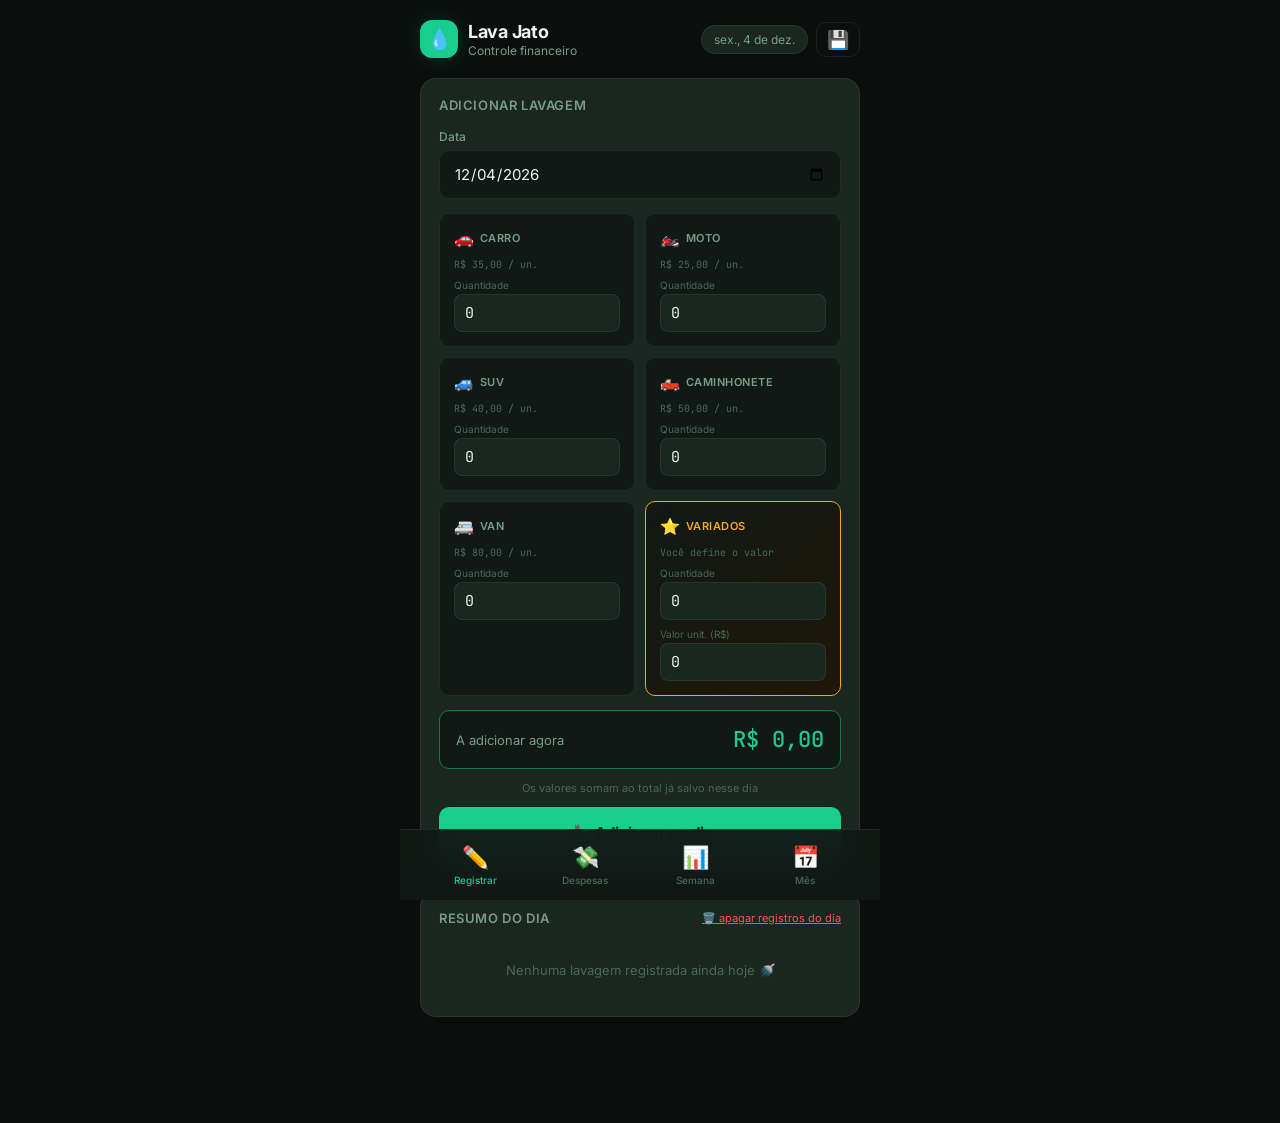
<file: lava_jato_pwa/index.html>
<!DOCTYPE html>
<html lang="pt-BR">
<head>
<meta charset="UTF-8">
<meta name="viewport" content="width=device-width,initial-scale=1,maximum-scale=1,user-scalable=no,viewport-fit=cover">
<meta name="theme-color" content="#0A0F0D">
<meta name="mobile-web-app-capable" content="yes">
<meta name="apple-mobile-web-app-capable" content="yes">
<meta name="apple-mobile-web-app-status-bar-style" content="black-translucent">
<title>Lava Jato</title>
<link rel="manifest" href="manifest.json">
<link rel="preconnect" href="https://fonts.googleapis.com">
<link href="https://fonts.googleapis.com/css2?family=Inter:wght@400;500;600;700&family=JetBrains+Mono:wght@500&display=swap" rel="stylesheet">
<style>
:root {
  --bg: #0A0F0D; --bg2: #111916; --bg3: #182219;
  --surface: #1A2620; --surface2: #223028;
  --border: rgba(255,255,255,0.07);
  --green: #1BCC8F; --green-dim: #0E7A55; --green-glow: rgba(27,204,143,0.15);
  --amber: #F5A623; --red: #FF5252;
  --text: #EDF5F0; --text2: #7A9B8A; --text3: #4A6858;
  --radius: 16px; --radius-sm: 10px;
  --font: 'Inter', sans-serif; --mono: 'JetBrains Mono', monospace;
  --safe-top: env(safe-area-inset-top, 0px); --safe-bottom: env(safe-area-inset-bottom, 0px);
}
* { box-sizing: border-box; margin: 0; padding: 0; -webkit-tap-highlight-color: transparent; }
body { font-family: var(--font); background: var(--bg); color: var(--text); min-height: 100dvh; overscroll-behavior: none; -webkit-font-smoothing: antialiased; }
.shell { max-width: 480px; margin: 0 auto; min-height: 100dvh; display: flex; flex-direction: column; padding-top: var(--safe-top); padding-bottom: calc(72px + var(--safe-bottom)); }

/* HEADER */
.topbar { padding: 20px 20px 0; display: flex; align-items: center; justify-content: space-between; }
.logo { display: flex; align-items: center; gap: 10px; }
.logo-icon { width: 38px; height: 38px; background: var(--green); border-radius: 12px; display: flex; align-items: center; justify-content: center; font-size: 20px; box-shadow: 0 0 20px var(--green-glow); }
.logo-text h1 { font-size: 18px; font-weight: 700; letter-spacing: -0.3px; }
.logo-text p { font-size: 12px; color: var(--text2); margin-top: 1px; }
.date-badge { font-size: 12px; color: var(--text2); background: var(--surface); padding: 6px 12px; border-radius: 20px; border: 1px solid var(--border); }

.content { flex: 1; padding: 20px; overflow-y: auto; }

/* BOTTOM NAV */
.bottom-nav { position: fixed; bottom: 0; left: 50%; transform: translateX(-50%); width: 100%; max-width: 480px; background: rgba(17,25,22,0.95); backdrop-filter: blur(20px); -webkit-backdrop-filter: blur(20px); border-top: 1px solid var(--border); padding: 10px 20px calc(10px + var(--safe-bottom)); display: flex; justify-content: space-around; z-index: 100; }
.nav-btn { flex: 1; display: flex; flex-direction: column; align-items: center; gap: 4px; background: none; border: none; cursor: pointer; color: var(--text3); font-family: var(--font); font-size: 10px; font-weight: 500; padding: 4px 0; transition: color .2s; }
.nav-btn.active { color: var(--green); }
.nav-btn .nav-icon { font-size: 22px; }

/* CARDS */
.card { background: var(--surface); border: 1px solid var(--border); border-radius: var(--radius); padding: 18px; margin-bottom: 14px; }
.card-title { font-size: 13px; font-weight: 600; color: var(--text2); text-transform: uppercase; letter-spacing: 0.6px; margin-bottom: 16px; display: flex; align-items: center; justify-content: space-between; }

/* HERO */
.hero-metric { background: linear-gradient(135deg, var(--bg3) 0%, #0D2218 100%); border: 1px solid var(--green-dim); border-radius: var(--radius); padding: 24px 20px; margin-bottom: 14px; position: relative; overflow: hidden; }
.hero-metric::before { content: ''; position: absolute; top: -40px; right: -40px; width: 120px; height: 120px; background: var(--green-glow); border-radius: 50%; filter: blur(30px); }
.hero-label { font-size: 12px; color: var(--text2); margin-bottom: 8px; }
.hero-value { font-family: var(--mono); font-size: 36px; font-weight: 500; color: var(--green); letter-spacing: -1px; }
.hero-sub { font-size: 12px; color: var(--text2); margin-top: 6px; }

/* METRIC GRID */
.metric-grid { display: grid; grid-template-columns: 1fr 1fr; gap: 10px; margin-bottom: 14px; }
.metric { background: var(--surface); border: 1px solid var(--border); border-radius: var(--radius-sm); padding: 14px; }
.metric-label { font-size: 11px; color: var(--text2); margin-bottom: 6px; }
.metric-value { font-family: var(--mono); font-size: 20px; font-weight: 500; color: var(--text); }
.metric-value.amber { color: var(--amber); }

/* FORM */
.field { margin-bottom: 14px; }
.field label { display: block; font-size: 12px; color: var(--text2); margin-bottom: 6px; font-weight: 500; }
.field input { width: 100%; padding: 13px 14px; font-size: 15px; font-family: var(--font); background: var(--bg2); border: 1px solid var(--border); border-radius: var(--radius-sm); color: var(--text); outline: none; transition: border-color .15s; }
.field input:focus { border-color: var(--green); }

/* VEHICLE CARDS */
.vehicle-grid { display: grid; grid-template-columns: repeat(auto-fit,minmax(150px,1fr)); gap: 10px; margin-bottom: 14px; }
.v-card { background: var(--bg2); border: 1px solid var(--border); border-radius: var(--radius-sm); padding: 14px; transition: border-color .15s; }
.v-card:focus-within { border-color: var(--green-dim); }
.v-card.variados { border-color: var(--amber); background: linear-gradient(135deg, var(--bg2), #1E1709); }
.v-card .v-type { font-size: 11px; font-weight: 600; color: var(--text2); text-transform: uppercase; letter-spacing: 0.5px; margin-bottom: 10px; display: flex; align-items: center; gap: 5px; }
.v-card.variados .v-type { color: var(--amber); }
.v-card .v-emoji { font-size: 16px; }
.v-card .v-price { font-size: 10px; color: var(--text3); font-family: var(--mono); margin-bottom: 8px; }
.v-input-row { margin-bottom: 8px; }
.v-input-row:last-child { margin-bottom: 0; }
.v-input-row label { font-size: 10px; color: var(--text3); display: block; margin-bottom: 3px; }
.v-input-row input { width: 100%; padding: 8px 10px; font-size: 15px; font-family: var(--mono); background: var(--surface); border: 1px solid var(--border); border-radius: 8px; color: var(--text); outline: none; }
.v-input-row input:focus { border-color: var(--green); }
.v-card.variados .v-input-row input:focus { border-color: var(--amber); }

/* TOTAL PREVIEW */
.total-preview { background: var(--bg2); border: 1px solid var(--green-dim); border-radius: var(--radius-sm); padding: 14px 16px; display: flex; justify-content: space-between; align-items: center; margin-bottom: 12px; }
.total-preview .label { font-size: 13px; color: var(--text2); }
.total-preview .value { font-family: var(--mono); font-size: 22px; color: var(--green); font-weight: 500; }
.preview-hint { font-size: 11px; color: var(--text3); text-align: center; margin-bottom: 12px; }

/* BUTTON */
.btn-primary { width: 100%; padding: 16px; background: var(--green); color: #021A0E; border: none; border-radius: var(--radius-sm); font-size: 15px; font-weight: 700; font-family: var(--font); cursor: pointer; transition: opacity .15s, transform .1s; display: flex; align-items: center; justify-content: center; gap: 8px; }
.btn-primary:active { opacity: 0.85; transform: scale(0.99); }
.btn-ghost { background: none; border: 1px solid var(--border); border-radius: 8px; padding: 5px 10px; font-size: 12px; color: var(--text2); cursor: pointer; font-family: var(--font); transition: border-color .15s; }
.btn-ghost:hover { border-color: var(--red); color: var(--red); }
.btn-link { background: none; border: none; color: var(--red); font-size: 11px; cursor: pointer; text-decoration: underline; font-family: var(--font); display: flex; align-items: center; gap: 4px; }

/* TODAY SUMMARY */
.today-list { display: flex; flex-direction: column; gap: 6px; }
.today-row { display: flex; align-items: center; justify-content: space-between; background: var(--bg2); border-radius: 8px; padding: 10px 12px; }
.today-row .name { font-size: 13px; display: flex; align-items: center; gap: 6px; }
.today-row .qty { font-family: var(--mono); font-size: 13px; color: var(--green); font-weight: 600; }
.today-empty { text-align: center; padding: 20px; color: var(--text3); font-size: 13px; }

/* CHART (horizontal - usado em listas) */
.chart { margin-top: 4px; }
.bar-row { display: flex; align-items: center; gap: 10px; margin-bottom: 8px; }
.bar-label { font-size: 11px; color: var(--text2); width: 56px; text-align: right; flex-shrink: 0; }
.bar-track { flex: 1; height: 28px; background: var(--bg2); border-radius: 6px; overflow: hidden; position: relative; }
.bar-fill { height: 100%; border-radius: 6px; background: linear-gradient(90deg, var(--green-dim), var(--green)); transition: width .5s cubic-bezier(.4,0,.2,1); }
.bar-fill.dim { background: linear-gradient(90deg, #1A3D2A, var(--green-dim)); }
.bar-val { font-family: var(--mono); font-size: 11px; color: var(--text2); width: 72px; flex-shrink: 0; }

/* WEEK CHART (barras verticais) */
.wchart { display: flex; align-items: flex-end; gap: 6px; height: 140px; padding-top: 16px; }
.wcol { flex: 1; display: flex; flex-direction: column; align-items: center; height: 100%; justify-content: flex-end; }
.wbar-wrap { flex: 1; width: 100%; display: flex; align-items: flex-end; justify-content: center; }
.wbar { width: 65%; max-width: 30px; background: linear-gradient(180deg, var(--green), var(--green-dim)); border-radius: 5px 5px 2px 2px; transition: height .45s cubic-bezier(.4,0,.2,1); min-height: 3px; }
.wbar.empty { background: var(--bg2); border: 1px dashed var(--border); }
.wval { font-family: var(--mono); font-size: 10px; color: var(--text2); margin-top: 5px; white-space: nowrap; }
.wday { font-size: 11px; font-weight: 700; color: var(--text2); margin-top: 2px; }
.wcol.td .wday { color: var(--green); }
.wcol.td .wbar { background: linear-gradient(180deg, #5EEFC0, var(--green)); }

/* MONTH BREAKDOWN (barras horizontais por tipo) */
.mrow { display: flex; align-items: center; gap: 10px; margin-bottom: 12px; }
.mrow .m-emoji { font-size: 18px; flex-shrink: 0; }
.minfo { flex: 1; min-width: 0; }
.mlabel-row { display: flex; justify-content: space-between; font-size: 12px; margin-bottom: 5px; gap: 8px; }
.mlabel-row .mn { font-weight: 600; color: var(--text); }
.mlabel-row .mc { font-family: var(--mono); color: var(--text2); white-space: nowrap; }
.mtrack { height: 8px; border-radius: 4px; background: var(--bg2); overflow: hidden; }
.mfill { height: 100%; background: linear-gradient(90deg, var(--green-dim), var(--green)); border-radius: 4px; transition: width .45s cubic-bezier(.4,0,.2,1); }

/* RECORDS */
.records { margin-top: 4px; }
.record-item { background: var(--bg2); border-radius: var(--radius-sm); padding: 12px 14px; margin-bottom: 8px; display: flex; align-items: center; gap: 12px; }
.record-date { font-size: 12px; color: var(--text2); flex-shrink: 0; width: 44px; text-align: center; }
.record-date .day { font-size: 18px; font-weight: 700; color: var(--text); line-height: 1; }
.record-date .wday { font-size: 10px; text-transform: uppercase; letter-spacing: 0.5px; margin-top: 2px; }
.record-info { flex: 1; }
.record-total { font-family: var(--mono); font-size: 16px; color: var(--green); font-weight: 500; }
.record-detail { font-size: 11px; color: var(--text2); margin-top: 3px; }
.record-del { flex-shrink: 0; }

.empty { text-align: center; padding: 40px 20px; color: var(--text3); font-size: 14px; }
.empty-icon { font-size: 36px; margin-bottom: 10px; }

.toast { position: fixed; bottom: 90px; left: 50%; transform: translateX(-50%); background: var(--surface2); border: 1px solid var(--green-dim); color: var(--green); padding: 12px 20px; border-radius: 30px; font-size: 13px; font-weight: 500; opacity: 0; transition: opacity .25s, bottom .25s; pointer-events: none; white-space: nowrap; z-index: 200; max-width: calc(100vw - 40px); }
.toast.show { opacity: 1; bottom: 95px; }

.tab-pane { display: none; }
.tab-pane.active { display: block; }

.tipo-grid { display: grid; grid-template-columns: 1fr 1fr; gap: 8px; }
.tipo-item { background: var(--bg2); border-radius: var(--radius-sm); padding: 12px; }
.tipo-name { font-size: 11px; color: var(--text2); margin-bottom: 4px; }
.tipo-qtd { font-family: var(--mono); font-size: 20px; color: var(--text); font-weight: 500; }
.tipo-rec { font-size: 11px; color: var(--green); margin-top: 2px; }

/* DESPESAS — categorias livres */
.cat-add-row { display: flex; gap: 8px; margin-bottom: 14px; }
.cat-add-row input { flex: 1; padding: 13px 14px; font-size: 15px; font-family: var(--font); background: var(--bg2); border: 1px solid var(--border); border-radius: var(--radius-sm); color: var(--text); outline: none; }
.cat-add-row input:focus { border-color: var(--red); }
.cat-add-row button { padding: 0 18px; background: var(--surface2); border: 1px solid var(--red); color: var(--red); border-radius: var(--radius-sm); font-size: 14px; font-weight: 600; cursor: pointer; font-family: var(--font); white-space: nowrap; }
.cat-list { display: flex; flex-wrap: wrap; gap: 8px; }
.cat-chip { display: flex; align-items: center; gap: 6px; background: var(--bg2); border: 1px solid var(--border); border-radius: 20px; padding: 8px 8px 8px 14px; font-size: 13px; color: var(--text); }
.cat-chip button { background: none; border: none; color: var(--text3); font-size: 13px; cursor: pointer; padding: 2px 6px; line-height: 1; }
.cat-chip button:hover { color: var(--red); }
.cat-empty { font-size: 12px; color: var(--text3); padding: 6px 0; }

/* DESPESAS — toggle fixa/variável */
.toggle-row { display: flex; gap: 8px; }
.toggle-btn { flex: 1; padding: 13px; text-align: center; background: var(--bg2); border: 1px solid var(--border); border-radius: var(--radius-sm); color: var(--text2); font-size: 14px; font-weight: 600; cursor: pointer; font-family: var(--font); transition: all .15s; }
.toggle-btn.sel { border-color: var(--red); color: var(--red); background: var(--surface2); }
.toggle-hint { font-size: 11px; color: var(--text3); margin-top: 8px; line-height: 1.4; }

/* DESPESAS — select de categoria */
.field select { width: 100%; padding: 13px 14px; font-size: 15px; font-family: var(--font); background: var(--bg2); border: 1px solid var(--border); border-radius: var(--radius-sm); color: var(--text); outline: none; appearance: none; }
.field select:focus { border-color: var(--red); }

/* DESPESAS — variações de cor vermelha reaproveitando classes existentes */
.total-preview.exp { border-color: var(--red); }
.total-preview.exp .value { color: var(--red); }
.btn-primary.exp { background: var(--red); color: #2A0707; }
.today-row .qty.exp { color: var(--red); }
.bar-fill.exp { background: linear-gradient(90deg, #7A2424, var(--red)); }
.wbar.exp { background: linear-gradient(180deg, var(--red), #B82E2E); }
.mfill.exp { background: linear-gradient(90deg, #7A2424, var(--red)); }
.fixa-tag { font-size: 9px; font-weight: 700; text-transform: uppercase; letter-spacing: 0.4px; background: rgba(245,166,35,0.15); color: var(--amber); padding: 2px 6px; border-radius: 6px; margin-left: 6px; }

/* HERO LUCRO */
.hero-metric.profit-pos { border-color: var(--green-dim); background: linear-gradient(135deg, var(--bg3) 0%, #0D2218 100%); }
.hero-metric.profit-neg { border-color: #7A2424; background: linear-gradient(135deg, #1A0E0E 0%, #2A0707 100%); }
.hero-metric.profit-neg::before { background: rgba(255,82,82,0.15); }
.hero-value.profit-pos { color: var(--green); }
.hero-value.profit-neg { color: var(--red); }
.profit-breakdown { display: flex; gap: 14px; margin-top: 10px; font-size: 12px; color: var(--text2); }
.profit-breakdown span.v { font-family: var(--mono); font-weight: 600; }

::-webkit-scrollbar { width: 3px; }
::-webkit-scrollbar-track { background: transparent; }
::-webkit-scrollbar-thumb { background: var(--border); border-radius: 3px; }

/* BACKUP */
.backup-card { background: var(--surface); border: 1px solid var(--border); border-radius: var(--radius); padding: 18px; margin-bottom: 14px; }
.backup-card .card-title { font-size: 13px; font-weight: 600; color: var(--text2); text-transform: uppercase; letter-spacing: 0.6px; margin-bottom: 12px; }
.backup-hint { font-size: 13px; color: var(--text2); line-height: 1.5; margin-bottom: 16px; background: var(--bg2); border-radius: var(--radius-sm); padding: 12px 14px; border-left: 3px solid var(--green-dim); }
.backup-hint strong { color: var(--text); }
.backup-row { display: flex; flex-direction: column; gap: 10px; }
.btn-backup { width: 100%; padding: 15px; border: none; border-radius: var(--radius-sm); font-size: 14px; font-weight: 700; font-family: var(--font); cursor: pointer; display: flex; align-items: center; justify-content: center; gap: 8px; transition: opacity .15s, transform .1s; }
.btn-backup:active { opacity: 0.85; transform: scale(0.99); }
.btn-backup.save { background: var(--green); color: #021A0E; }
.btn-backup.restore { background: var(--surface2); color: var(--text); border: 1px solid var(--border); }
.btn-backup.restore:hover { border-color: var(--green-dim); }
#file-restore { display: none; }
</style>
</head>
<body>
<div class="shell">
  <div class="topbar">
    <div class="logo">
      <div class="logo-icon">💧</div>
      <div class="logo-text"><h1>Lava Jato</h1><p>Controle financeiro</p></div>
    </div>
    <div style="display:flex;align-items:center;gap:8px">
      <div class="date-badge" id="date-badge"></div>
      <button class="btn-ghost" onclick="showTab('backup',null)" title="Backup" style="font-size:18px;padding:6px 10px;border-radius:10px">💾</button>
    </div>
  </div>

  <div class="content">
    <!-- REGISTRAR -->
    <div class="tab-pane active" id="tab-registrar">
      <div class="card">
        <div class="card-title">Adicionar lavagem</div>
        <div class="field">
          <label>Data</label>
          <input type="date" id="inp-date" onchange="renderResumoDia()">
        </div>
        <div class="vehicle-grid">
          <div class="v-card">
            <div class="v-type"><span class="v-emoji">🚗</span> Carro</div>
            <div class="v-price">R$ 35,00 / un.</div>
            <div class="v-input-row"><label>Quantidade</label><input type="number" id="v-carro-qtd" min="0" value="0" inputmode="numeric"></div>
          </div>
          <div class="v-card">
            <div class="v-type"><span class="v-emoji">🏍️</span> Moto</div>
            <div class="v-price">R$ 25,00 / un.</div>
            <div class="v-input-row"><label>Quantidade</label><input type="number" id="v-moto-qtd" min="0" value="0" inputmode="numeric"></div>
          </div>
          <div class="v-card">
            <div class="v-type"><span class="v-emoji">🚙</span> SUV</div>
            <div class="v-price">R$ 40,00 / un.</div>
            <div class="v-input-row"><label>Quantidade</label><input type="number" id="v-suv-qtd" min="0" value="0" inputmode="numeric"></div>
          </div>
          <div class="v-card">
            <div class="v-type"><span class="v-emoji">🛻</span> Caminhonete</div>
            <div class="v-price">R$ 50,00 / un.</div>
            <div class="v-input-row"><label>Quantidade</label><input type="number" id="v-cami-qtd" min="0" value="0" inputmode="numeric"></div>
          </div>
          <div class="v-card">
            <div class="v-type"><span class="v-emoji">🚐</span> Van</div>
            <div class="v-price">R$ 80,00 / un.</div>
            <div class="v-input-row"><label>Quantidade</label><input type="number" id="v-van-qtd" min="0" value="0" inputmode="numeric"></div>
          </div>
          <div class="v-card variados">
            <div class="v-type"><span class="v-emoji">⭐</span> Variados</div>
            <div class="v-price">Você define o valor</div>
            <div class="v-input-row"><label>Quantidade</label><input type="number" id="v-outro-qtd" min="0" value="0" inputmode="numeric"></div>
            <div class="v-input-row"><label>Valor unit. (R$)</label><input type="number" id="v-outro-preco" min="0" value="0" inputmode="decimal"></div>
          </div>
        </div>
        <div class="total-preview">
          <span class="label">A adicionar agora</span>
          <span class="value" id="preview-total">R$ 0,00</span>
        </div>
        <div class="preview-hint">Os valores somam ao total já salvo nesse dia</div>
        <button class="btn-primary" onclick="salvarDia()"><span>➕</span> Adicionar ao dia</button>
      </div>

      <div class="card">
        <div class="card-title">
          <span>Resumo do dia</span>
          <button class="btn-link" onclick="limparDia()">🗑️ apagar registros do dia</button>
        </div>
        <div id="resumo-dia"></div>
      </div>
    </div>

    <!-- DESPESAS -->
    <div class="tab-pane" id="tab-despesas">
      <div class="card">
        <div class="card-title">Categorias de despesa</div>
        <div class="cat-add-row">
          <input type="text" id="inp-nova-cat" placeholder="Ex: Água, Luz, Produtos..." maxlength="30">
          <button onclick="adicionarCategoria()">+ Adicionar</button>
        </div>
        <div class="cat-list" id="cat-list"></div>
      </div>

      <div class="card">
        <div class="card-title">Lançar despesa</div>
        <div class="field">
          <label>Data</label>
          <input type="date" id="inp-date-desp" onchange="renderResumoDespesaDia()">
        </div>
        <div class="field">
          <label>Categoria</label>
          <select id="sel-categoria-desp"></select>
        </div>
        <div class="field">
          <label>Valor (R$)</label>
          <input type="number" id="inp-valor-desp" min="0" value="0" inputmode="decimal">
        </div>
        <div class="field">
          <label>Tipo de despesa</label>
          <div class="toggle-row">
            <button type="button" class="toggle-btn sel" id="btn-tipo-variavel" onclick="selecionarTipoDespesa('variavel')">🔁 Variável</button>
            <button type="button" class="toggle-btn" id="btn-tipo-fixa" onclick="selecionarTipoDespesa('fixa')">📌 Fixa</button>
          </div>
          <div class="toggle-hint" id="tipo-hint">Lançamento único, só desta vez.</div>
        </div>
        <div class="total-preview exp">
          <span class="label">A adicionar agora</span>
          <span class="value" id="preview-desp">R$ 0,00</span>
        </div>
        <div class="preview-hint">Despesas variáveis somam ao dia. Despesas fixas repetem todo mês sozinhas.</div>
        <button class="btn-primary exp" onclick="salvarDespesa()"><span>➖</span> Adicionar despesa</button>
      </div>

      <div class="card">
        <div class="card-title">
          <span>Despesas fixas ativas</span>
        </div>
        <div id="lista-fixas"></div>
      </div>

      <div class="card">
        <div class="card-title">
          <span>Resumo do dia</span>
          <button class="btn-link" onclick="limparDespesasDia()">🗑️ apagar do dia</button>
        </div>
        <div id="resumo-despesa-dia"></div>
      </div>
    </div>

    <!-- SEMANA -->
    <div class="tab-pane" id="tab-semana">
      <div id="sem-hero"></div>
      <div class="metric-grid" id="sem-metrics"></div>
      <div class="card"><div class="card-title">Receita por dia</div><div class="wchart" id="sem-wchart"></div></div>
      <div class="card"><div class="card-title">Despesa por dia</div><div class="wchart" id="sem-wchart-desp"></div></div>
      <div class="card"><div class="card-title">Registros de receita</div><div class="records" id="sem-records"></div></div>
    </div>

    <!-- MÊS -->
    <div class="tab-pane" id="tab-mes">
      <div id="mes-hero"></div>
      <div class="metric-grid" id="mes-metrics"></div>
      <div class="card"><div class="card-title">Receita por semana</div><div class="chart" id="mes-chart"></div></div>
      <div class="card"><div class="card-title">Veículos por tipo</div><div id="mes-breakdown"></div></div>
      <div class="card"><div class="card-title">Despesas por categoria</div><div id="mes-breakdown-desp"></div></div>
    </div>

    <!-- BACKUP -->
    <div class="tab-pane" id="tab-backup">
      <div class="backup-card">
        <div class="card-title">💾 Cópia de segurança</div>
        <div class="backup-hint">
          <strong>Por que fazer isso?</strong> Seus dados ficam guardados no celular. Se você trocar de celular, limpar o navegador ou reinstalar o app, vai perder tudo.<br><br>
          Salve uma cópia e guarde no <strong>WhatsApp</strong> (mande pra você mesmo) ou no <strong>Google Drive</strong>. Assim nunca perde nada.
        </div>
        <div class="backup-row">
          <button class="btn-backup save" onclick="salvarBackup()">📤 Salvar cópia de segurança</button>
          <button class="btn-backup restore" onclick="document.getElementById('file-restore').click()">📥 Restaurar cópia</button>
          <input type="file" id="file-restore" accept=".json" onchange="restaurarBackup(this)">
        </div>
      </div>
      <div class="backup-card" style="border-color:rgba(255,82,82,0.3)">
        <div class="card-title" style="color:var(--red)">⚠️ Atenção ao restaurar</div>
        <div style="font-size:13px;color:var(--text2);line-height:1.6">
          Ao restaurar, os dados atuais do app serão <strong style="color:var(--text)">substituídos</strong> pelos dados do arquivo escolhido.<br><br>
          Se quiser misturar os dados (por exemplo, você e outro celular), entre em contato com quem fez o app.
        </div>
      </div>
    </div>
  </div>
</div>

<nav class="bottom-nav">
  <button class="nav-btn active" onclick="showTab('registrar',this)"><span class="nav-icon">✏️</span>Registrar</button>
  <button class="nav-btn" onclick="showTab('despesas',this)"><span class="nav-icon">💸</span>Despesas</button>
  <button class="nav-btn" onclick="showTab('semana',this)"><span class="nav-icon">📊</span>Semana</button>
  <button class="nav-btn" onclick="showTab('mes',this)"><span class="nav-icon">📅</span>Mês</button>
</nav>

<div class="toast" id="toast"></div>

<script>
const DIAS = ['Dom','Seg','Ter','Qua','Qui','Sex','Sáb'];
const TIPOS = [
  {k:'carro', l:'Carro',     e:'🚗', preco:35},
  {k:'moto',  l:'Moto',      e:'🏍️', preco:25},
  {k:'suv',   l:'SUV',       e:'🚙', preco:40},
  {k:'cami',  l:'Camionete', e:'🛻', preco:50},
  {k:'van',   l:'Van',       e:'🚐', preco:80},
  {k:'outro', l:'Variados',  e:'⭐', preco:null} // preço livre por lançamento
];

const now = new Date();
document.getElementById('date-badge').textContent = now.toLocaleDateString('pt-BR', {weekday:'short', day:'numeric', month:'short'});
document.getElementById('inp-date').value = now.toISOString().slice(0,10);
document.getElementById('inp-date-desp').value = now.toISOString().slice(0,10);

// ── STORAGE (RECEITAS) ──
async function loadData() {
  try { return JSON.parse(localStorage.getItem('lava_jato_records')) || []; }
  catch { return []; }
}
async function saveData(d) { localStorage.setItem('lava_jato_records', JSON.stringify(d)); }

// ── STORAGE (DESPESAS) ──
// Categorias: lista livre de nomes (string[])
async function loadCategorias() {
  try { return JSON.parse(localStorage.getItem('lava_jato_categorias_despesa')) || []; }
  catch { return []; }
}
async function saveCategorias(c) { localStorage.setItem('lava_jato_categorias_despesa', JSON.stringify(c)); }

// Despesas variáveis: mesmo padrão aditivo das receitas -> [{data, categorias:{nome:valor}, total}]
async function loadDespesasVar() {
  try { return JSON.parse(localStorage.getItem('lava_jato_despesas_variaveis')) || []; }
  catch { return []; }
}
async function saveDespesasVar(d) { localStorage.setItem('lava_jato_despesas_variaveis', JSON.stringify(d)); }

// Despesas fixas: templates que se repetem todo mês -> [{id, categoria, valor, diaDoMes, criadoEm}]
async function loadDespesasFixas() {
  try { return JSON.parse(localStorage.getItem('lava_jato_despesas_fixas')) || []; }
  catch { return []; }
}
async function saveDespesasFixas(d) { localStorage.setItem('lava_jato_despesas_fixas', JSON.stringify(d)); }

function fmt(n) { return 'R$ ' + Number(n).toLocaleString('pt-BR',{minimumFractionDigits:2,maximumFractionDigits:2}); }
function fmtShort(n) {
  if (n >= 1000) return 'R$ ' + (n/1000).toLocaleString('pt-BR',{minimumFractionDigits:1,maximumFractionDigits:1}) + 'k';
  return fmt(n);
}
function toast(msg, isErr) {
  const t = document.getElementById('toast');
  t.textContent = msg;
  t.style.borderColor = isErr ? 'var(--red)' : 'var(--green-dim)';
  t.style.color = isErr ? 'var(--red)' : 'var(--green)';
  t.classList.add('show');
  setTimeout(() => t.classList.remove('show'), 2200);
}

// ── PREVIEW (do que está nos campos, ainda não salvo) ──
function calcPreview() {
  let total = 0;
  TIPOS.forEach(t => {
    const q = +document.getElementById('v-'+t.k+'-qtd').value || 0;
    const p = t.preco ?? (+document.getElementById('v-outro-preco').value || 0);
    total += q * p;
  });
  document.getElementById('preview-total').textContent = fmt(total);
}
TIPOS.forEach(t => document.getElementById('v-'+t.k+'-qtd').addEventListener('input', calcPreview));
document.getElementById('v-outro-preco').addEventListener('input', calcPreview);

// ── SALVAR (ADITIVO: soma ao que já existe naquele dia) ──
async function salvarDia() {
  const data = document.getElementById('inp-date').value;
  if (!data) { toast('Selecione uma data', true); return; }

  // monta o lançamento atual dos campos
  const adicionar = {};
  let totalNovo = 0;
  let algo = false;
  TIPOS.forEach(t => {
    const q = +document.getElementById('v-'+t.k+'-qtd').value || 0;
    const p = t.preco ?? (+document.getElementById('v-outro-preco').value || 0);
    if (q > 0) algo = true;
    adicionar[t.k] = {qtd: q, preco: p};
    totalNovo += q * p;
  });
  if (!algo) { toast('Adicione ao menos 1 veículo', true); return; }

  const records = await loadData();
  let entry = records.find(r => r.data === data);
  if (!entry) { entry = {data, veiculos: {}, total: 0}; records.push(entry); }

  TIPOS.forEach(t => {
    const atual = entry.veiculos[t.k] || {qtd:0, preco: t.preco ?? adicionar[t.k].preco};
    const novaQtd = atual.qtd + adicionar[t.k].qtd;
    // para "Variados", guarda preço médio ponderado já que pode variar entre lançamentos
    let novoPreco = atual.preco;
    if (t.k === 'outro' && adicionar[t.k].qtd > 0) {
      const valorTotalAntigo = atual.qtd * atual.preco;
      const valorTotalNovo = adicionar[t.k].qtd * adicionar[t.k].preco;
      novoPreco = novaQtd > 0 ? (valorTotalAntigo + valorTotalNovo) / novaQtd : 0;
    }
    entry.veiculos[t.k] = {qtd: novaQtd, preco: novoPreco};
  });
  entry.total += totalNovo;

  records.sort((a,b) => a.data.localeCompare(b.data));
  await saveData(records);
  renderSemana(); renderMes(); renderResumoDia();
  toast('✓ Adicionado ao dia!');
  TIPOS.forEach(t => document.getElementById('v-'+t.k+'-qtd').value = 0);
  document.getElementById('v-outro-preco').value = 0;
  calcPreview();
}

// ── RESUMO DO DIA (mostra o que já foi salvo na data selecionada) ──
async function renderResumoDia() {
  const data = document.getElementById('inp-date').value;
  const records = await loadData();
  const entry = records.find(r => r.data === data);
  const box = document.getElementById('resumo-dia');
  if (!entry || entry.total === 0) {
    box.innerHTML = `<div class="today-empty">Nenhuma lavagem registrada ainda hoje 🚿</div>`;
    return;
  }
  const linhas = TIPOS.filter(t => entry.veiculos[t.k]?.qtd > 0).map(t => {
    const v = entry.veiculos[t.k];
    return `<div class="today-row">
      <span class="name">${t.e} ${t.l}</span>
      <span class="qty">${v.qtd} un · ${fmt(v.qtd * v.preco)}</span>
    </div>`;
  }).join('');
  box.innerHTML = `<div class="today-list">${linhas}</div>
    <div class="total-preview" style="margin-top:10px;margin-bottom:0">
      <span class="label">Total do dia</span><span class="value">${fmt(entry.total)}</span>
    </div>`;
}

async function limparDia() {
  const data = document.getElementById('inp-date').value;
  const dataFmt = new Date(data+'T12:00').toLocaleDateString('pt-BR');
  if (!confirm('⚠️ Isso vai APAGAR PERMANENTEMENTE todas as lavagens salvas em ' + dataFmt + '.\n\nNão pode ser desfeito. Continuar?')) return;
  const records = await loadData();
  await saveData(records.filter(r => r.data !== data));
  renderResumoDia(); renderSemana(); renderMes();
  toast('Registros do dia apagados');
}

// ════════════════════════════════════════════
// DESPESAS
// ════════════════════════════════════════════

let tipoDespesaAtual = 'variavel'; // 'variavel' | 'fixa'

// ── CATEGORIAS (livres, cadastradas pelo usuário) ──
async function renderCategorias() {
  const cats = await loadCategorias();
  const listBox = document.getElementById('cat-list');
  const sel = document.getElementById('sel-categoria-desp');

  listBox.innerHTML = cats.length
    ? cats.map(c => `<div class="cat-chip"><span>${c}</span><button onclick="removerCategoria('${c.replace(/'/g,"\\'")}')">✕</button></div>`).join('')
    : `<div class="cat-empty">Nenhuma categoria ainda. Adicione a primeira acima 👆</div>`;

  const selecionadoAntes = sel.value;
  sel.innerHTML = cats.length
    ? cats.map(c => `<option value="${c}">${c}</option>`).join('')
    : `<option value="">Cadastre uma categoria primeiro</option>`;
  if (cats.includes(selecionadoAntes)) sel.value = selecionadoAntes;
}

async function adicionarCategoria() {
  const inp = document.getElementById('inp-nova-cat');
  const nome = inp.value.trim();
  if (!nome) { toast('Digite o nome da categoria', true); return; }
  const cats = await loadCategorias();
  if (cats.some(c => c.toLowerCase() === nome.toLowerCase())) { toast('Essa categoria já existe', true); return; }
  cats.push(nome);
  await saveCategorias(cats);
  inp.value = '';
  renderCategorias();
  toast('✓ Categoria adicionada!');
}

async function removerCategoria(nome) {
  if (!confirm('Remover a categoria "' + nome + '"?\n\nDespesas já lançadas com ela não serão apagadas.')) return;
  const cats = await loadCategorias();
  await saveCategorias(cats.filter(c => c !== nome));
  renderCategorias();
  toast('Categoria removida');
}

// ── TOGGLE FIXA / VARIÁVEL ──
function selecionarTipoDespesa(tipo) {
  tipoDespesaAtual = tipo;
  document.getElementById('btn-tipo-variavel').classList.toggle('sel', tipo === 'variavel');
  document.getElementById('btn-tipo-fixa').classList.toggle('sel', tipo === 'fixa');
  document.getElementById('tipo-hint').textContent = tipo === 'fixa'
    ? 'Repete todo mês automaticamente. Você só lança uma vez.'
    : 'Lançamento único, só desta vez.';
}

function calcPreviewDespesa() {
  const v = +document.getElementById('inp-valor-desp').value || 0;
  document.getElementById('preview-desp').textContent = fmt(v);
}
document.getElementById('inp-valor-desp').addEventListener('input', calcPreviewDespesa);

// ── SALVAR DESPESA ──
async function salvarDespesa() {
  const data = document.getElementById('inp-date-desp').value;
  const categoria = document.getElementById('sel-categoria-desp').value;
  const valor = +document.getElementById('inp-valor-desp').value || 0;

  if (!categoria) { toast('Cadastre e escolha uma categoria', true); return; }
  if (!data) { toast('Selecione uma data', true); return; }
  if (valor <= 0) { toast('Informe um valor maior que zero', true); return; }

  if (tipoDespesaAtual === 'fixa') {
    const fixas = await loadDespesasFixas();
    const diaDoMes = new Date(data+'T12:00').getDate();
    fixas.push({ id: Date.now().toString(36), categoria, valor, diaDoMes, criadoEm: data });
    await saveDespesasFixas(fixas);
    toast('✓ Despesa fixa criada! Vai repetir todo mês.');
  } else {
    const list = await loadDespesasVar();
    let entry = list.find(r => r.data === data);
    if (!entry) { entry = {data, categorias: {}, total: 0}; list.push(entry); }
    entry.categorias[categoria] = (entry.categorias[categoria] || 0) + valor; // soma, nunca substitui
    entry.total += valor;
    list.sort((a,b) => a.data.localeCompare(b.data));
    await saveDespesasVar(list);
    toast('✓ Despesa adicionada ao dia!');
  }

  document.getElementById('inp-valor-desp').value = 0;
  calcPreviewDespesa();
  renderResumoDespesaDia();
  renderListaFixas();
  renderSemana(); renderMes();
}

// ── PROJEÇÃO: junta despesas fixas (repetidas todo mês) + variáveis (pontuais) num intervalo ──
// Retorna array de {data, categoria, valor, tipo}
async function getDespesasNoIntervalo(dataIni, dataFim) {
  const fixas = await loadDespesasFixas();
  const variaveis = await loadDespesasVar();
  const itens = [];

  // variáveis: já são pontuais, basta filtrar pela data e "explodir" por categoria
  variaveis.forEach(r => {
    if (r.data < dataIni || r.data > dataFim) return;
    Object.entries(r.categorias).forEach(([categoria, valor]) => {
      if (valor > 0) itens.push({ data: r.data, categoria, valor, tipo: 'variavel' });
    });
  });

  // fixas: projeta uma ocorrência por mês, em todo mês entre a criação e dataFim,
  // ajustando o dia caso o mês não tenha aquele dia (ex: dia 31 em fevereiro)
  fixas.forEach(f => {
    const inicio = new Date(f.criadoEm + 'T12:00');
    let cursor = new Date(inicio.getFullYear(), inicio.getMonth(), 1, 12);
    const limite = new Date(dataFim + 'T12:00');
    while (cursor <= limite) {
      const ultimoDiaDoMes = new Date(cursor.getFullYear(), cursor.getMonth()+1, 0).getDate();
      const dia = Math.min(f.diaDoMes, ultimoDiaDoMes);
      const ocorrencia = new Date(cursor.getFullYear(), cursor.getMonth(), dia, 12);
      const ocorrenciaStr = ocorrencia.toISOString().slice(0,10);
      if (ocorrenciaStr >= f.criadoEm && ocorrenciaStr >= dataIni && ocorrenciaStr <= dataFim) {
        itens.push({ data: ocorrenciaStr, categoria: f.categoria, valor: f.valor, tipo: 'fixa' });
      }
      cursor = new Date(cursor.getFullYear(), cursor.getMonth()+1, 1, 12);
    }
  });

  return itens.sort((a,b) => a.data.localeCompare(b.data));
}

async function getTotalDespesasNoIntervalo(dataIni, dataFim) {
  const itens = await getDespesasNoIntervalo(dataIni, dataFim);
  return itens.reduce((a,i) => a + i.valor, 0);
}

// ── RESUMO DO DIA (despesas) ──
async function renderResumoDespesaDia() {
  const data = document.getElementById('inp-date-desp').value;
  const itens = await getDespesasNoIntervalo(data, data);
  const box = document.getElementById('resumo-despesa-dia');
  if (!itens.length) {
    box.innerHTML = `<div class="today-empty">Nenhuma despesa registrada neste dia 💸</div>`;
    return;
  }
  const total = itens.reduce((a,i) => a + i.valor, 0);
  const linhas = itens.map(i => `
    <div class="today-row">
      <span class="name">${i.categoria}${i.tipo === 'fixa' ? '<span class="fixa-tag">fixa</span>' : ''}</span>
      <span class="qty exp">${fmt(i.valor)}</span>
    </div>`).join('');
  box.innerHTML = `<div class="today-list">${linhas}</div>
    <div class="total-preview exp" style="margin-top:10px;margin-bottom:0">
      <span class="label">Total do dia</span><span class="value">${fmt(total)}</span>
    </div>`;
}

async function limparDespesasDia() {
  const data = document.getElementById('inp-date-desp').value;
  const dataFmt = new Date(data+'T12:00').toLocaleDateString('pt-BR');
  if (!confirm('⚠️ Isso vai apagar as despesas VARIÁVEIS lançadas em ' + dataFmt + '.\n\nDespesas fixas não são apagadas aqui — use "remover" na lista de fixas.\n\nContinuar?')) return;
  const list = await loadDespesasVar();
  await saveDespesasVar(list.filter(r => r.data !== data));
  renderResumoDespesaDia(); renderSemana(); renderMes();
  toast('Despesas variáveis do dia apagadas');
}

// ── LISTA DE DESPESAS FIXAS (para o usuário ver e poder remover) ──
async function renderListaFixas() {
  const fixas = await loadDespesasFixas();
  const box = document.getElementById('lista-fixas');
  if (!fixas.length) {
    box.innerHTML = `<div class="today-empty">Nenhuma despesa fixa cadastrada</div>`;
    return;
  }
  box.innerHTML = `<div class="today-list">` + fixas.map(f => `
    <div class="today-row">
      <span class="name">📌 ${f.categoria} <span style="color:var(--text3);font-size:11px">(todo dia ${f.diaDoMes})</span></span>
      <span class="qty exp">${fmt(f.valor)} <button class="btn-link" style="margin-left:8px" onclick="removerFixa('${f.id}')">remover</button></span>
    </div>`).join('') + `</div>`;
}

async function removerFixa(id) {
  if (!confirm('Remover esta despesa fixa? Ela vai parar de repetir nos próximos meses.')) return;
  const fixas = await loadDespesasFixas();
  await saveDespesasFixas(fixas.filter(f => f.id !== id));
  renderListaFixas();
  renderSemana(); renderMes(); renderResumoDespesaDia();
  toast('Despesa fixa removida');
}

// ── RANGES ──
function getWeekRange() {
  const now = new Date();
  const mon = new Date(now); mon.setDate(now.getDate() - now.getDay() + 1);
  const sun = new Date(mon); sun.setDate(mon.getDate() + 6);
  return [mon.toISOString().slice(0,10), sun.toISOString().slice(0,10)];
}
function getMonthRange() {
  const now = new Date();
  const f = new Date(now.getFullYear(), now.getMonth(), 1).toISOString().slice(0,10);
  const l = new Date(now.getFullYear(), now.getMonth()+1, 0).toISOString().slice(0,10);
  return [f, l];
}

function renderChart(items, labelKey, valueKey, dim) {
  if (!items.length) return `<div class="empty"><div class="empty-icon">📉</div>Nenhum registro</div>`;
  const maxVal = Math.max(...items.map(i => i[valueKey]), 1);
  return items.map(i => {
    const pct = Math.round((i[valueKey] / maxVal) * 100);
    return `<div class="bar-row">
      <span class="bar-label">${i[labelKey]}</span>
      <div class="bar-track"><div class="bar-fill${dim?' dim':''}" style="width:${pct}%"></div></div>
      <span class="bar-val">${fmtShort(i[valueKey])}</span>
    </div>`;
  }).join('');
}

async function renderSemana() {
  const [s, e] = getWeekRange();
  const records = await loadData();
  const week = records.filter(r => r.data >= s && r.data <= e);
  const totalRec = week.reduce((a, r) => a + r.total, 0);
  const totalVeic = week.reduce((a, r) => a + TIPOS.reduce((b, t) => b + (r.veiculos[t.k]?.qtd||0), 0), 0);
  const melhor = week.length ? week.reduce((a, b) => a.total > b.total ? a : b) : null;

  document.getElementById('sem-hero').innerHTML = `
    <div class="hero-metric">
      <div class="hero-label">💰 Receita da semana</div>
      <div class="hero-value">${fmt(totalRec)}</div>
      <div class="hero-sub">${week.length} dia${week.length!==1?'s':''} registrado${week.length!==1?'s':''}</div>
    </div>`;
  document.getElementById('sem-metrics').innerHTML = `
    <div class="metric"><div class="metric-label">Veículos lavados</div><div class="metric-value">${totalVeic}</div></div>
    <div class="metric"><div class="metric-label">Melhor dia</div><div class="metric-value amber">${melhor ? fmtShort(melhor.total) : '—'}</div></div>`;

  // gráfico vertical: monta os 7 dias da semana (seg→dom), com ou sem registro
  const monday = new Date(s + 'T12:00');
  const todayStr = new Date().toISOString().slice(0,10);
  const dias7 = [];
  for (let i = 0; i < 7; i++) {
    const d = new Date(monday); d.setDate(monday.getDate() + i);
    const key = d.toISOString().slice(0,10);
    const rec = week.find(r => r.data === key);
    dias7.push({date: d, key, value: rec ? rec.total : 0, isToday: key === todayStr});
  }
  const maxVal = Math.max(...dias7.map(d => d.value), 1);
  document.getElementById('sem-wchart').innerHTML = dias7.map(d => {
    const h = d.value > 0 ? Math.max((d.value / maxVal) * 100, 6) : 4;
    return `<div class="wcol${d.isToday ? ' td' : ''}">
      <div class="wbar-wrap"><div class="wbar${d.value === 0 ? ' empty' : ''}" style="height:${h}%"></div></div>
      <div class="wval">${d.value > 0 ? fmtShort(d.value) : '—'}</div>
      <div class="wday">${DIAS[d.date.getDay()]}</div>
    </div>`;
  }).join('');

  // gráfico vertical de despesas (fixas projetadas + variáveis), mesmo padrão visual em vermelho
  const despItens = await getDespesasNoIntervalo(s, e);
  const dias7desp = dias7.map(d => ({
    ...d,
    value: despItens.filter(i => i.data === d.key).reduce((a,i) => a + i.valor, 0)
  }));
  const maxValDesp = Math.max(...dias7desp.map(d => d.value), 1);
  document.getElementById('sem-wchart-desp').innerHTML = dias7desp.map(d => {
    const h = d.value > 0 ? Math.max((d.value / maxValDesp) * 100, 6) : 4;
    return `<div class="wcol${d.isToday ? ' td' : ''}">
      <div class="wbar-wrap"><div class="wbar exp${d.value === 0 ? ' empty' : ''}" style="height:${h}%"></div></div>
      <div class="wval">${d.value > 0 ? fmtShort(d.value) : '—'}</div>
      <div class="wday">${DIAS[d.date.getDay()]}</div>
    </div>`;
  }).join('');

  if (!week.length) { document.getElementById('sem-records').innerHTML = `<div class="empty"><div class="empty-icon">📋</div>Nenhum registro esta semana</div>`; return; }
  document.getElementById('sem-records').innerHTML = [...week].reverse().map(r => {
    const d = new Date(r.data + 'T12:00');
    const detail = TIPOS.filter(t => r.veiculos[t.k]?.qtd > 0).map(t => `${r.veiculos[t.k].qtd} ${t.e}`).join('  ');
    return `<div class="record-item">
      <div class="record-date"><div class="day">${d.getDate()}</div><div class="wday">${DIAS[d.getDay()]}</div></div>
      <div class="record-info"><div class="record-total">${fmt(r.total)}</div><div class="record-detail">${detail || 'Sem veículos'}</div></div>
      <div class="record-del"><button class="btn-ghost" onclick="deletar('${r.data}')">✕</button></div>
    </div>`;
  }).join('');
}

async function renderMes() {
  const [s, e] = getMonthRange();
  const records = await loadData();
  const mes = records.filter(r => r.data >= s && r.data <= e);
  const totalRec = mes.reduce((a, r) => a + r.total, 0);
  const totalVeic = mes.reduce((a, r) => a + TIPOS.reduce((b, t) => b + (r.veiculos[t.k]?.qtd||0), 0), 0);
  const ticketMedio = mes.length ? totalRec / mes.length : 0;

  const despItens = await getDespesasNoIntervalo(s, e);
  const totalDesp = despItens.reduce((a,i) => a + i.valor, 0);
  const lucro = totalRec - totalDesp;
  const positivo = lucro >= 0;

  const mesNome = new Date().toLocaleDateString('pt-BR', {month:'long', year:'numeric'});
  document.getElementById('mes-hero').innerHTML = `
    <div class="hero-metric ${positivo ? 'profit-pos' : 'profit-neg'}">
      <div class="hero-label">${positivo ? '✅' : '⚠️'} Lucro de ${mesNome.charAt(0).toUpperCase()+mesNome.slice(1)}</div>
      <div class="hero-value ${positivo ? 'profit-pos' : 'profit-neg'}">${positivo ? '' : '-'}${fmt(Math.abs(lucro))}</div>
      <div class="hero-sub">Receita − Despesa = Lucro</div>
      <div class="profit-breakdown">
        <span>Receita: <span class="v" style="color:var(--green)">${fmtShort(totalRec)}</span></span>
        <span>Despesa: <span class="v" style="color:var(--red)">${fmtShort(totalDesp)}</span></span>
      </div>
    </div>`;
  document.getElementById('mes-metrics').innerHTML = `
    <div class="metric"><div class="metric-label">Veículos no mês</div><div class="metric-value">${totalVeic}</div></div>
    <div class="metric"><div class="metric-label">Ticket médio/dia</div><div class="metric-value amber">${fmtShort(ticketMedio)}</div></div>`;

  const semanas = [[],[],[],[],[]];
  mes.forEach(r => { const d = new Date(r.data+'T12:00'); const w = Math.floor((d.getDate()-1)/7); semanas[w].push(r); });
  const semTotais = semanas.map((s,i) => ({label:'Sem '+(i+1), value: s.reduce((a,r)=>a+r.total,0)})).filter(s=>s.value>0);
  document.getElementById('mes-chart').innerHTML = renderChart(semTotais, 'label', 'value', true);

  const tipoData = TIPOS.map(t => ({
    t,
    qtd: mes.reduce((a,r)=>a+(r.veiculos[t.k]?.qtd||0),0),
    rec: mes.reduce((a,r)=>a+(r.veiculos[t.k]?.qtd||0)*(r.veiculos[t.k]?.preco||0),0)
  }));
  const maxQtd = Math.max(...tipoData.map(d => d.qtd), 1);
  document.getElementById('mes-breakdown').innerHTML = tipoData.map(({t,qtd,rec}) => `
    <div class="mrow">
      <span class="m-emoji">${t.e}</span>
      <div class="minfo">
        <div class="mlabel-row"><span class="mn">${t.l}</span><span class="mc">${qtd} · ${fmtShort(rec)}</span></div>
        <div class="mtrack"><div class="mfill" style="width:${(qtd/maxQtd)*100}%"></div></div>
      </div>
    </div>`).join('');

  // breakdown de despesas por categoria no mês (reaproveita .mrow / .mtrack)
  const porCategoria = {};
  despItens.forEach(i => { porCategoria[i.categoria] = (porCategoria[i.categoria] || 0) + i.valor; });
  const catEntries = Object.entries(porCategoria).sort((a,b) => b[1]-a[1]);
  const maxCat = Math.max(...catEntries.map(c => c[1]), 1);
  document.getElementById('mes-breakdown-desp').innerHTML = catEntries.length
    ? catEntries.map(([nome, valor]) => `
      <div class="mrow">
        <span class="m-emoji">💸</span>
        <div class="minfo">
          <div class="mlabel-row"><span class="mn">${nome}</span><span class="mc">${fmtShort(valor)}</span></div>
          <div class="mtrack"><div class="mfill exp" style="width:${(valor/maxCat)*100}%"></div></div>
        </div>
      </div>`).join('')
    : `<div class="empty"><div class="empty-icon">💸</div>Nenhuma despesa este mês</div>`;
}

async function deletar(data) {
  if (!confirm('Remover registro de ' + new Date(data+'T12:00').toLocaleDateString('pt-BR') + '?')) return;
  const records = await loadData();
  await saveData(records.filter(r => r.data !== data));
  renderSemana(); renderResumoDia();
  toast('Registro removido');
}

function showTab(name, btn) {
  document.querySelectorAll('.tab-pane').forEach(el => el.classList.remove('active'));
  document.querySelectorAll('.nav-btn').forEach(el => el.classList.remove('active'));
  document.getElementById('tab-' + name).classList.add('active');
  if (btn) btn.classList.add('active');
  if (name === 'semana') renderSemana();
  if (name === 'mes') renderMes();
  if (name === 'registrar') renderResumoDia();
  if (name === 'despesas') { renderCategorias(); renderResumoDespesaDia(); renderListaFixas(); }
}

// ── BACKUP ──
function salvarBackup() {
  const chaves = [
    'lava_jato_records',
    'lava_jato_categorias_despesa',
    'lava_jato_despesas_variaveis',
    'lava_jato_despesas_fixas'
  ];
  const dados = {};
  chaves.forEach(k => {
    try { dados[k] = JSON.parse(localStorage.getItem(k)) || null; }
    catch { dados[k] = null; }
  });
  const json = JSON.stringify({ versao: 1, geradoEm: new Date().toISOString(), dados }, null, 2);
  const blob = new Blob([json], { type: 'application/json' });
  const url = URL.createObjectURL(blob);
  const a = document.createElement('a');
  const hoje = new Date().toISOString().slice(0, 10);
  a.href = url;
  a.download = `lavajato-backup-${hoje}.json`;
  a.click();
  URL.revokeObjectURL(url);
  toast('✅ Cópia salva! Guarde no WhatsApp ou Google Drive.');
}

function restaurarBackup(input) {
  const file = input.files[0];
  if (!file) return;
  const reader = new FileReader();
  reader.onload = function(e) {
    try {
      const obj = JSON.parse(e.target.result);
      if (!obj.dados) throw new Error('Arquivo inválido');
      if (!confirm('Isso vai substituir todos os dados atuais pelo backup. Continuar?')) {
        input.value = '';
        return;
      }
      Object.entries(obj.dados).forEach(([k, v]) => {
        if (v !== null) localStorage.setItem(k, JSON.stringify(v));
        else localStorage.removeItem(k);
      });
      input.value = '';
      toast('✅ Dados restaurados com sucesso!');
      renderResumoDia();
    } catch {
      toast('❌ Arquivo inválido ou corrompido', true);
      input.value = '';
    }
  };
  reader.readAsText(file);
}

if ('serviceWorker' in navigator) navigator.serviceWorker.register('./sw.js');
renderResumoDia();
</script>
</body>
</html>
</file>
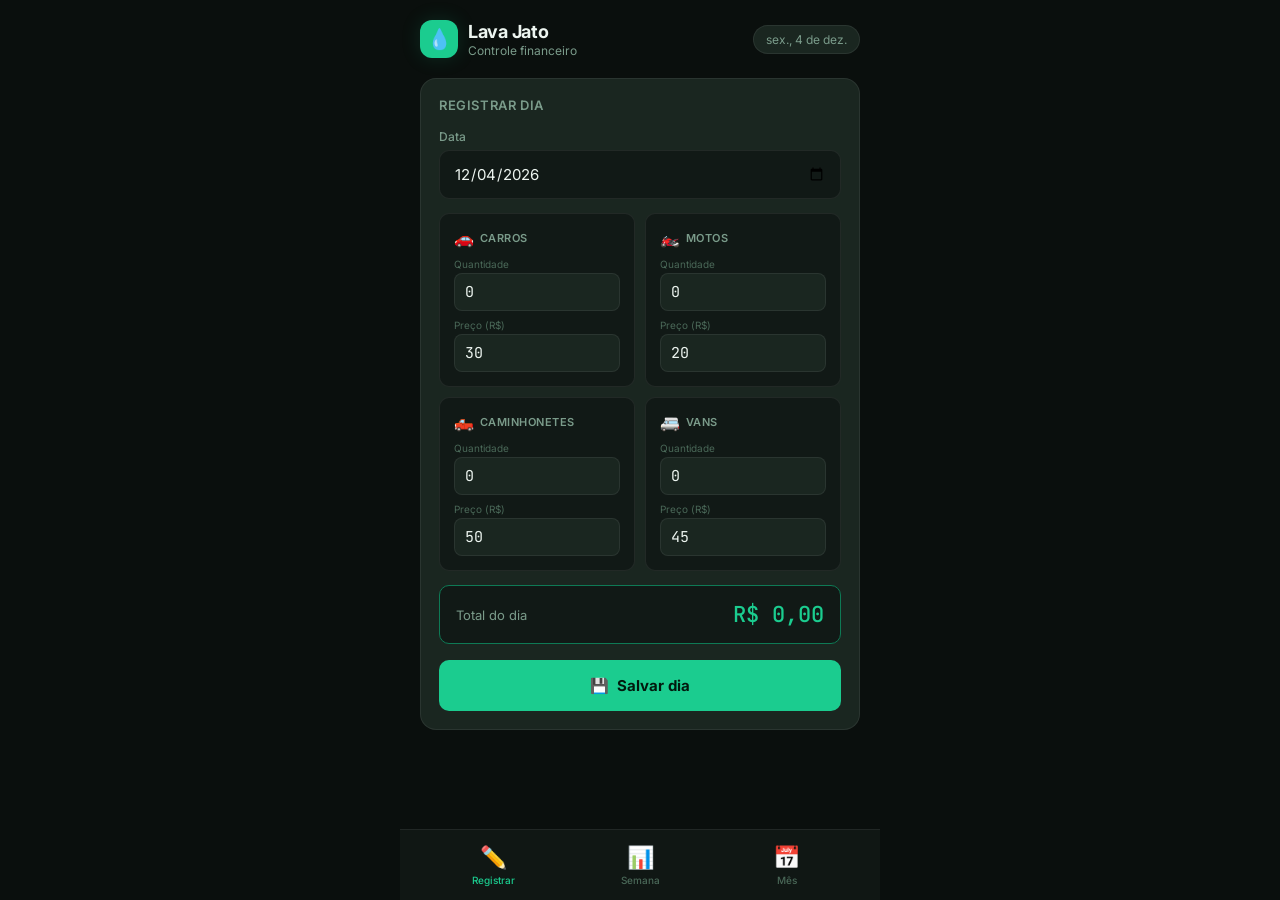
<file: lava-jato-pwa.html>
<!DOCTYPE html>
<html lang="pt-BR">

<head>
  <meta charset="UTF-8">
  <meta name="viewport"
    content="width=device-width,initial-scale=1,maximum-scale=1,user-scalable=no,viewport-fit=cover">
  <meta name="theme-color" content="#0A0F0D">
  <meta name="mobile-web-app-capable" content="yes">
  <meta name="apple-mobile-web-app-capable" content="yes">
  <meta name="apple-mobile-web-app-status-bar-style" content="black-translucent">
  <title>Lava Jato</title>
  <link rel="manifest" href="manifest.json">
  <link rel="preconnect" href="https://fonts.googleapis.com">
  <link
    href="https://fonts.googleapis.com/css2?family=Inter:wght@400;500;600;700&family=JetBrains+Mono:wght@500&display=swap"
    rel="stylesheet">
  <link rel="stylesheet" href="style.css">
</head>

<body>
  <div class="shell">
    <div class="topbar">
      <div class="logo">
        <div class="logo-icon">💧</div>
        <div class="logo-text">
          <h1>Lava Jato</h1>
          <p>Controle financeiro</p>
        </div>
      </div>
      <div class="date-badge" id="date-badge"></div>
    </div>

    <div class="content">
      <!-- REGISTRAR -->
      <div class="tab-pane active" id="tab-registrar">
        <div class="card">
          <div class="card-title">Registrar dia</div>
          <div class="field">
            <label>Data</label>
            <input type="date" id="inp-date">
          </div>
          <div class="vehicle-grid">
            <div class="v-card">
              <div class="v-type"><span class="v-emoji">🚗</span> Carros</div>
              <div class="v-input-row"><label>Quantidade</label><input type="number" id="v-carro-qtd" min="0" value="0"
                  inputmode="numeric"></div>
              <div class="v-input-row"><label>Preço (R$)</label><input type="number" id="v-carro-preco" min="0"
                  value="30" inputmode="decimal"></div>
            </div>
            <div class="v-card">
              <div class="v-type"><span class="v-emoji">🏍️</span> Motos</div>
              <div class="v-input-row"><label>Quantidade</label><input type="number" id="v-moto-qtd" min="0" value="0"
                  inputmode="numeric"></div>
              <div class="v-input-row"><label>Preço (R$)</label><input type="number" id="v-moto-preco" min="0"
                  value="20" inputmode="decimal"></div>
            </div>
            <div class="v-card">
              <div class="v-type"><span class="v-emoji">🛻</span> Caminhonetes</div>
              <div class="v-input-row"><label>Quantidade</label><input type="number" id="v-cami-qtd" min="0" value="0"
                  inputmode="numeric"></div>
              <div class="v-input-row"><label>Preço (R$)</label><input type="number" id="v-cami-preco" min="0"
                  value="50" inputmode="decimal"></div>
            </div>
            <div class="v-card">
              <div class="v-type"><span class="v-emoji">🚐</span> Vans</div>
              <div class="v-input-row"><label>Quantidade</label><input type="number" id="v-van-qtd" min="0" value="0"
                  inputmode="numeric"></div>
              <div class="v-input-row"><label>Preço (R$)</label><input type="number" id="v-van-preco" min="0" value="45"
                  inputmode="decimal"></div>
            </div>
          </div>
          <div class="total-preview">
            <span class="label">Total do dia</span>
            <span class="value" id="preview-total">R$ 0,00</span>
          </div>
          <button class="btn-primary" onclick="salvarDia()">
            <span>💾</span> Salvar dia
          </button>
        </div>
      </div>

      <!-- SEMANA -->
      <div class="tab-pane" id="tab-semana">
        <div id="sem-hero"></div>
        <div class="metric-grid" id="sem-metrics"></div>
        <div class="card">
          <div class="card-title">Receita por dia</div>
          <div class="chart" id="sem-chart"></div>
        </div>
        <div class="card">
          <div class="card-title">Registros</div>
          <div class="records" id="sem-records"></div>
        </div>
      </div>

      <!-- MÊS -->
      <div class="tab-pane" id="tab-mes">
        <div id="mes-hero"></div>
        <div class="metric-grid" id="mes-metrics"></div>
        <div class="card">
          <div class="card-title">Receita por semana</div>
          <div class="chart" id="mes-chart"></div>
        </div>
        <div class="card">
          <div class="card-title">Veículos por tipo</div>
          <div class="tipo-grid" id="mes-tipos"></div>
        </div>
      </div>
    </div>
  </div>

  <!-- BOTTOM NAV -->
  <nav class="bottom-nav">
    <button class="nav-btn active" onclick="showTab('registrar',this)">
      <span class="nav-icon">✏️</span>
      Registrar
    </button>
    <button class="nav-btn" onclick="showTab('semana',this)">
      <span class="nav-icon">📊</span>
      Semana
    </button>
    <button class="nav-btn" onclick="showTab('mes',this)">
      <span class="nav-icon">📅</span>
      Mês
    </button>
  </nav>

  <div class="toast" id="toast"></div>

  <script src="script.js"></script>
</body>

</html>
</file>
<file: style.css>
:root {
    --bg: #0A0F0D;
    --bg2: #111916;
    --bg3: #182219;
    --surface: #1A2620;
    --surface2: #223028;
    --border: rgba(255, 255, 255, 0.07);
    --green: #1BCC8F;
    --green-dim: #0E7A55;
    --green-glow: rgba(27, 204, 143, 0.15);
    --amber: #F5A623;
    --red: #FF5252;
    --text: #EDF5F0;
    --text2: #7A9B8A;
    --text3: #4A6858;
    --radius: 16px;
    --radius-sm: 10px;
    --font: 'Inter', sans-serif;
    --mono: 'JetBrains Mono', monospace;
    --safe-top: env(safe-area-inset-top, 0px);
    --safe-bottom: env(safe-area-inset-bottom, 0px);
}

* {
    box-sizing: border-box;
    margin: 0;
    padding: 0;
    -webkit-tap-highlight-color: transparent;
}

body {
    font-family: var(--font);
    background: var(--bg);
    color: var(--text);
    min-height: 100dvh;
    overscroll-behavior: none;
    -webkit-font-smoothing: antialiased;
}

/* ── LAYOUT ── */
.shell {
    max-width: 480px;
    margin: 0 auto;
    min-height: 100dvh;
    display: flex;
    flex-direction: column;
    padding-top: var(--safe-top);
    padding-bottom: calc(72px + var(--safe-bottom));
}

/* ── HEADER ── */
.topbar {
    padding: 20px 20px 0;
    display: flex;
    align-items: center;
    justify-content: space-between;
}

.logo {
    display: flex;
    align-items: center;
    gap: 10px;
}

.logo-icon {
    width: 38px;
    height: 38px;
    background: var(--green);
    border-radius: 12px;
    display: flex;
    align-items: center;
    justify-content: center;
    font-size: 20px;
    box-shadow: 0 0 20px var(--green-glow);
}

.logo-text h1 {
    font-size: 18px;
    font-weight: 700;
    letter-spacing: -0.3px;
}

.logo-text p {
    font-size: 12px;
    color: var(--text2);
    margin-top: 1px;
}

.date-badge {
    font-size: 12px;
    color: var(--text2);
    background: var(--surface);
    padding: 6px 12px;
    border-radius: 20px;
    border: 1px solid var(--border);
}

/* ── CONTENT ── */
.content {
    flex: 1;
    padding: 20px;
    overflow-y: auto;
}

/* ── BOTTOM NAV ── */
.bottom-nav {
    position: fixed;
    bottom: 0;
    left: 50%;
    transform: translateX(-50%);
    width: 100%;
    max-width: 480px;
    background: rgba(17, 25, 22, 0.95);
    backdrop-filter: blur(20px);
    -webkit-backdrop-filter: blur(20px);
    border-top: 1px solid var(--border);
    padding: 10px 20px calc(10px + var(--safe-bottom));
    display: flex;
    justify-content: space-around;
    z-index: 100;
}

.nav-btn {
    flex: 1;
    display: flex;
    flex-direction: column;
    align-items: center;
    gap: 4px;
    background: none;
    border: none;
    cursor: pointer;
    color: var(--text3);
    font-family: var(--font);
    font-size: 10px;
    font-weight: 500;
    padding: 4px 0;
    transition: color .2s;
}

.nav-btn.active {
    color: var(--green);
}

.nav-btn .nav-icon {
    font-size: 22px;
}

/* ── CARDS ── */
.card {
    background: var(--surface);
    border: 1px solid var(--border);
    border-radius: var(--radius);
    padding: 18px;
    margin-bottom: 14px;
}

.card-title {
    font-size: 13px;
    font-weight: 600;
    color: var(--text2);
    text-transform: uppercase;
    letter-spacing: 0.6px;
    margin-bottom: 16px;
}

/* ── HERO METRIC ── */
.hero-metric {
    background: linear-gradient(135deg, var(--bg3) 0%, #0D2218 100%);
    border: 1px solid var(--green-dim);
    border-radius: var(--radius);
    padding: 24px 20px;
    margin-bottom: 14px;
    position: relative;
    overflow: hidden;
}

.hero-metric::before {
    content: '';
    position: absolute;
    top: -40px;
    right: -40px;
    width: 120px;
    height: 120px;
    background: var(--green-glow);
    border-radius: 50%;
    filter: blur(30px);
}

.hero-label {
    font-size: 12px;
    color: var(--text2);
    margin-bottom: 8px;
}

.hero-value {
    font-family: var(--mono);
    font-size: 36px;
    font-weight: 500;
    color: var(--green);
    letter-spacing: -1px;
}

.hero-sub {
    font-size: 12px;
    color: var(--text2);
    margin-top: 6px;
}

/* ── METRIC GRID ── */
.metric-grid {
    display: grid;
    grid-template-columns: 1fr 1fr;
    gap: 10px;
    margin-bottom: 14px;
}

.metric {
    background: var(--surface);
    border: 1px solid var(--border);
    border-radius: var(--radius-sm);
    padding: 14px;
}

.metric-label {
    font-size: 11px;
    color: var(--text2);
    margin-bottom: 6px;
}

.metric-value {
    font-family: var(--mono);
    font-size: 20px;
    font-weight: 500;
    color: var(--text);
}

.metric-value.green {
    color: var(--green);
}

.metric-value.amber {
    color: var(--amber);
}

.metric-value.red {
    color: var(--red);
}

/* ── FORM ── */
.field {
    margin-bottom: 14px;
}

.field label {
    display: block;
    font-size: 12px;
    color: var(--text2);
    margin-bottom: 6px;
    font-weight: 500;
}

.field input,
.field select {
    width: 100%;
    padding: 13px 14px;
    font-size: 15px;
    font-family: var(--font);
    background: var(--bg2);
    border: 1px solid var(--border);
    border-radius: var(--radius-sm);
    color: var(--text);
    outline: none;
    transition: border-color .15s;
}

.field input:focus,
.field select:focus {
    border-color: var(--green);
}

.field select option {
    background: var(--bg2);
}

/* ── VEHICLE CARDS ── */
.vehicle-grid {
    display: grid;
    grid-template-columns: 1fr 1fr;
    gap: 10px;
    margin-bottom: 14px;
}

.v-card {
    background: var(--bg2);
    border: 1px solid var(--border);
    border-radius: var(--radius-sm);
    padding: 14px;
    transition: border-color .15s;
}

.v-card:focus-within {
    border-color: var(--green-dim);
}

.v-card .v-type {
    font-size: 11px;
    font-weight: 600;
    color: var(--text2);
    text-transform: uppercase;
    letter-spacing: 0.5px;
    margin-bottom: 10px;
    display: flex;
    align-items: center;
    gap: 5px;
}

.v-card .v-emoji {
    font-size: 16px;
}

.v-input-row {
    margin-bottom: 8px;
}

.v-input-row:last-child {
    margin-bottom: 0;
}

.v-input-row label {
    font-size: 10px;
    color: var(--text3);
    display: block;
    margin-bottom: 3px;
}

.v-input-row input {
    width: 100%;
    padding: 8px 10px;
    font-size: 15px;
    font-family: var(--mono);
    background: var(--surface);
    border: 1px solid var(--border);
    border-radius: 8px;
    color: var(--text);
    outline: none;
}

.v-input-row input:focus {
    border-color: var(--green);
}

/* ── TOTAL PREVIEW ── */
.total-preview {
    background: var(--bg2);
    border: 1px solid var(--green-dim);
    border-radius: var(--radius-sm);
    padding: 14px 16px;
    display: flex;
    justify-content: space-between;
    align-items: center;
    margin-bottom: 16px;
}

.total-preview .label {
    font-size: 13px;
    color: var(--text2);
}

.total-preview .value {
    font-family: var(--mono);
    font-size: 22px;
    color: var(--green);
    font-weight: 500;
}

/* ── BUTTON ── */
.btn-primary {
    width: 100%;
    padding: 16px;
    background: var(--green);
    color: #021A0E;
    border: none;
    border-radius: var(--radius-sm);
    font-size: 15px;
    font-weight: 700;
    font-family: var(--font);
    cursor: pointer;
    transition: opacity .15s, transform .1s;
    display: flex;
    align-items: center;
    justify-content: center;
    gap: 8px;
}

.btn-primary:active {
    opacity: 0.85;
    transform: scale(0.99);
}

.btn-ghost {
    background: none;
    border: 1px solid var(--border);
    border-radius: 8px;
    padding: 5px 10px;
    font-size: 12px;
    color: var(--text2);
    cursor: pointer;
    font-family: var(--font);
    transition: border-color .15s;
}

.btn-ghost:hover {
    border-color: var(--red);
    color: var(--red);
}

/* ── CHART BARS ── */
.chart {
    margin-top: 4px;
}

.bar-row {
    display: flex;
    align-items: center;
    gap: 10px;
    margin-bottom: 8px;
}

.bar-label {
    font-size: 11px;
    color: var(--text2);
    width: 56px;
    text-align: right;
    flex-shrink: 0;
}

.bar-track {
    flex: 1;
    height: 28px;
    background: var(--bg2);
    border-radius: 6px;
    overflow: hidden;
    position: relative;
}

.bar-fill {
    height: 100%;
    border-radius: 6px;
    background: linear-gradient(90deg, var(--green-dim), var(--green));
    transition: width .5s cubic-bezier(.4, 0, .2, 1);
    position: relative;
}

.bar-fill.dim {
    background: linear-gradient(90deg, #1A3D2A, var(--green-dim));
}

.bar-val {
    font-family: var(--mono);
    font-size: 11px;
    color: var(--text2);
    width: 72px;
    flex-shrink: 0;
}

/* ── TABLE ── */
.records {
    margin-top: 4px;
}

.record-item {
    background: var(--bg2);
    border-radius: var(--radius-sm);
    padding: 12px 14px;
    margin-bottom: 8px;
    display: flex;
    align-items: center;
    gap: 12px;
}

.record-date {
    font-size: 12px;
    color: var(--text2);
    flex-shrink: 0;
    width: 44px;
    text-align: center;
}

.record-date .day {
    font-size: 18px;
    font-weight: 700;
    color: var(--text);
    line-height: 1;
}

.record-date .wday {
    font-size: 10px;
    text-transform: uppercase;
    letter-spacing: 0.5px;
    margin-top: 2px;
}

.record-info {
    flex: 1;
}

.record-total {
    font-family: var(--mono);
    font-size: 16px;
    color: var(--green);
    font-weight: 500;
}

.record-detail {
    font-size: 11px;
    color: var(--text2);
    margin-top: 3px;
}

.record-del {
    flex-shrink: 0;
}

/* ── EMPTY ── */
.empty {
    text-align: center;
    padding: 40px 20px;
    color: var(--text3);
    font-size: 14px;
}

.empty-icon {
    font-size: 36px;
    margin-bottom: 10px;
}

/* ── TOAST ── */
.toast {
    position: fixed;
    bottom: 90px;
    left: 50%;
    transform: translateX(-50%);
    background: var(--surface2);
    border: 1px solid var(--green-dim);
    color: var(--green);
    padding: 12px 20px;
    border-radius: 30px;
    font-size: 13px;
    font-weight: 500;
    opacity: 0;
    transition: opacity .25s, bottom .25s;
    pointer-events: none;
    white-space: nowrap;
    z-index: 200;
    max-width: calc(100vw - 40px);
}

.toast.show {
    opacity: 1;
    bottom: 95px;
}

/* ── TABS HIDDEN ── */
.tab-pane {
    display: none;
}

.tab-pane.active {
    display: block;
}

/* ── TYPE PILLS ── */
.tipo-grid {
    display: grid;
    grid-template-columns: 1fr 1fr;
    gap: 8px;
}

.tipo-item {
    background: var(--bg2);
    border-radius: var(--radius-sm);
    padding: 12px;
}

.tipo-name {
    font-size: 11px;
    color: var(--text2);
    margin-bottom: 4px;
}

.tipo-qtd {
    font-family: var(--mono);
    font-size: 20px;
    color: var(--text);
    font-weight: 500;
}

.tipo-rec {
    font-size: 11px;
    color: var(--green);
    margin-top: 2px;
}

/* ── SCROLLBAR ── */
::-webkit-scrollbar {
    width: 3px;
}

::-webkit-scrollbar-track {
    background: transparent;
}

::-webkit-scrollbar-thumb {
    background: var(--border);
    border-radius: 3px;
}
</file>
